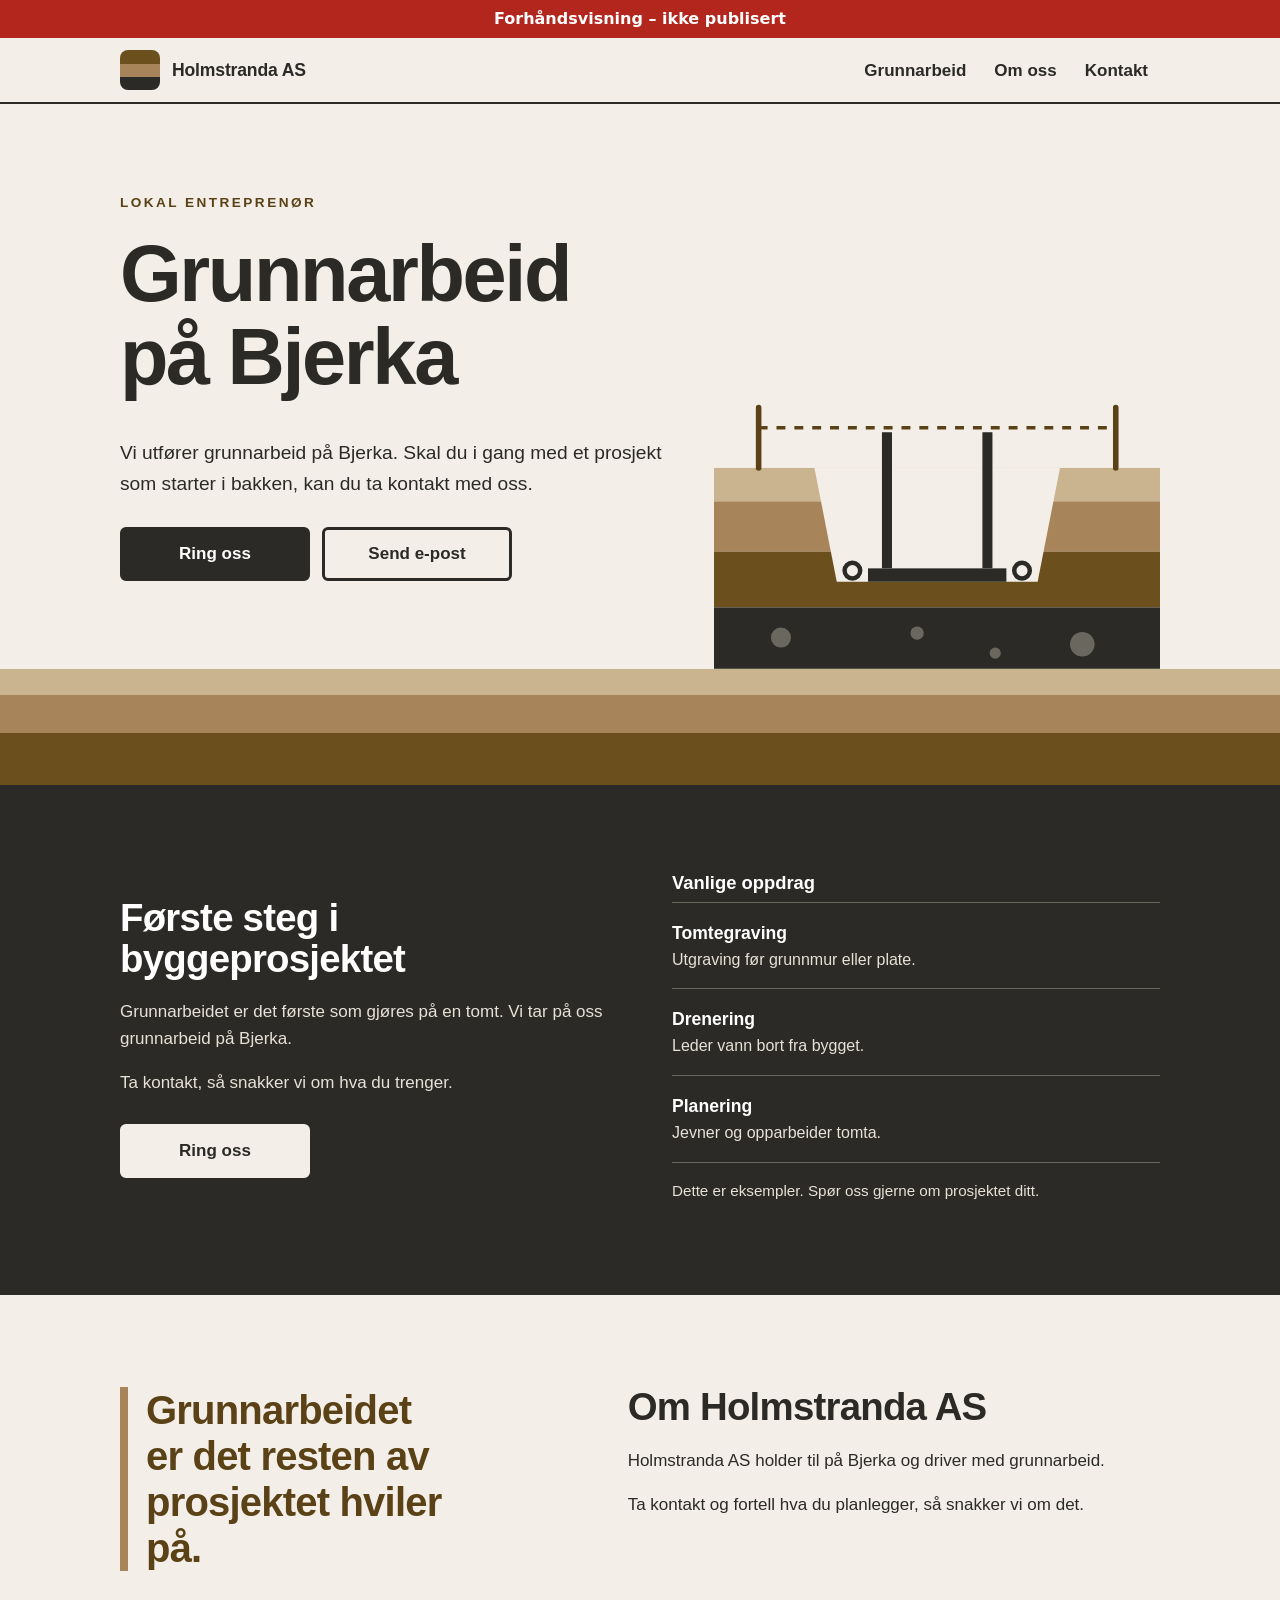
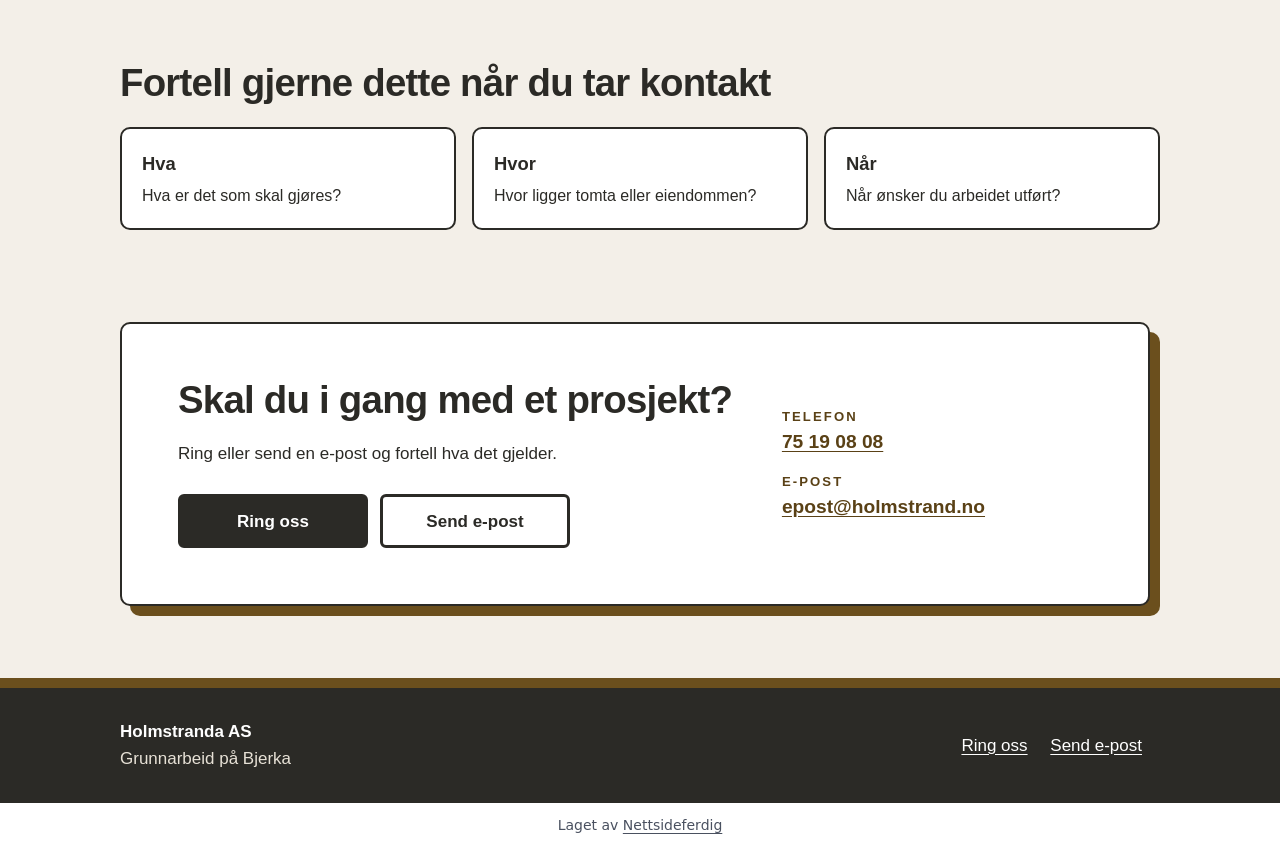
<file: index.html>
<!doctype html>
<html lang="nb">
<head>
<meta charset="utf-8">
<meta name="viewport" content="width=device-width, initial-scale=1">
<title>Grunnarbeid Bjerka | Holmstranda AS</title>
<meta name="description" content="Holmstranda AS utfører grunnarbeid på Bjerka. Ring eller send e-post og fortell hva du trenger hjelp til.">
<link rel="canonical" href="https://andersmathisen7-design.github.io/side-holmstranda-as-027d12e9/">
<meta property="og:type" content="website">
<meta property="og:locale" content="nb_NO">
<meta property="og:site_name" content="Holmstranda AS">
<meta property="og:title" content="Grunnarbeid Bjerka | Holmstranda AS">
<meta property="og:description" content="Holmstranda AS utfører grunnarbeid på Bjerka. Ring eller send e-post og fortell hva du trenger hjelp til.">
<meta property="og:url" content="https://andersmathisen7-design.github.io/side-holmstranda-as-027d12e9/">
<meta http-equiv="Content-Security-Policy" content="default-src 'none'; style-src 'self'; img-src 'self'; manifest-src 'self'; worker-src 'self'; script-src 'self'">
<link rel="stylesheet" href="./style.css">
<meta name="theme-color" content="#6b4f1d">
<link rel="manifest" href="./manifest.webmanifest">
<link rel="icon" href="./icon.svg" type="image/svg+xml">
<script src="./pwa.js" defer></script>
<meta name="robots" content="noindex,nofollow">
<script type="application/ld+json">{"@context":"https://schema.org","@type":"LocalBusiness","name":"Holmstranda AS","description":"Holmstranda AS utfører grunnarbeid på Bjerka. Ring eller send e-post og fortell hva du trenger hjelp til.","email":"epost@holmstrand.no","areaServed":"Bjerka","url":"https://andersmathisen7-design.github.io/side-holmstranda-as-027d12e9","telephone":"75 19 08 08"}</script>
</head>
<body>
<div class="forhandsstripe">Forhåndsvisning – ikke publisert</div>
<header class="topp"><div class="inn topp-rad"><a class="logo" href="./"><span class="merke" aria-hidden="true"></span> <span>Holmstranda AS</span></a><nav aria-label="Hovedmeny"><ul class="meny"><li><a href="./#grunnarbeid">Grunnarbeid</a></li><li><a href="./#om-oss">Om oss</a></li><li><a href="./#kontakt">Kontakt</a></li></ul></nav></div></header>
<main>
<section class="hero"><div class="inn hero-rute"><div class="hero-tekst"><span class="overlinje">Lokal entreprenør</span> <h1>Grunnarbeid på Bjerka</h1><p class="ingress">Vi utfører grunnarbeid på Bjerka. Skal du i gang med et prosjekt som starter i bakken, kan du ta kontakt med oss.</p><div class="knapper"><a class="knapp" href="tel:75190808">Ring oss</a> <a class="knapp knapp-ramme" href="mailto:epost@holmstrand.no">Send e-post</a></div></div><div class="snitt" aria-hidden="true"><svg viewBox="0 0 400 300"><rect class="j1" x="0" y="120" width="400" height="30"/><rect class="j2" x="0" y="150" width="400" height="45"/><rect class="j3" x="0" y="195" width="400" height="50"/><rect class="j4" x="0" y="245" width="400" height="55"/><polygon class="grop" points="90,120 310,120 290,222 110,222"/><rect class="saale" x="138" y="210" width="124" height="12"/><path class="mur" d="M155 210V88M245 210V88"/><circle class="ror" cx="124" cy="212" r="7"/><circle class="ror" cx="276" cy="212" r="7"/><circle class="stein" cx="60" cy="272" r="9"/><circle class="stein" cx="182" cy="268" r="6"/><circle class="stein" cx="330" cy="278" r="11"/><circle class="stein" cx="252" cy="286" r="5"/><path class="pael" d="M40 66V120M360 66V120"/><path class="snor" d="M40 84H360"/></svg></div></div><div class="snitt-liten" aria-hidden="true"><svg viewBox="0 0 400 150"><rect class="j1" x="-1200" y="60" width="2800" height="20"/><rect class="j2" x="-1200" y="80" width="2800" height="25"/><rect class="j3" x="-1200" y="105" width="2800" height="300"/><polygon class="grop" points="110,60 290,60 275,128 125,128"/><rect class="saale" x="150" y="118" width="100" height="10"/><path class="mur" d="M166 118V30M234 118V30"/><circle class="ror" cx="137" cy="120" r="6"/><circle class="ror" cx="263" cy="120" r="6"/><path class="pael" d="M48 22V60M352 22V60"/><path class="snor" d="M48 36H352"/></svg></div><div class="lag" aria-hidden="true"><span class="lag-a"></span><span class="lag-b"></span><span class="lag-c"></span></div></section><section class="mork" id="grunnarbeid"><div class="inn mork-rute"><div><h2>Første steg i byggeprosjektet</h2><p>Grunnarbeidet er det første som gjøres på en tomt. Vi tar på oss grunnarbeid på Bjerka.</p><p>Ta kontakt, så snakker vi om hva du trenger.</p><div class="knapper"><a class="knapp" href="tel:75190808">Ring oss</a></div></div><div><h3>Vanlige oppdrag</h3><ul class="tall-liste"><li>Tomtegraving <small>Utgraving før grunnmur eller plate.</small></li><li>Drenering <small>Leder vann bort fra bygget.</small></li><li>Planering <small>Jevner og opparbeider tomta.</small></li></ul><p class="merknad">Dette er eksempler. Spør oss gjerne om prosjektet ditt.</p></div></div></section><section class="del" id="om-oss"><div class="inn om-rute"><p class="stor-tekst">Grunnarbeidet er det resten av prosjektet hviler på.</p><div><h2>Om Holmstranda AS</h2><p>Holmstranda AS holder til på Bjerka og driver med grunnarbeid.</p><p>Ta kontakt og fortell hva du planlegger, så snakker vi om det.</p></div></div></section><section class="del del-tett" aria-labelledby="for-tittel"><div class="inn"><h2 id="for-tittel">Fortell gjerne dette når du tar kontakt</h2><ul class="tre"><li>Hva <small>Hva er det som skal gjøres?</small></li><li>Hvor <small>Hvor ligger tomta eller eiendommen?</small></li><li>Når <small>Når ønsker du arbeidet utført?</small></li></ul></div></section><section class="kontakt" id="kontakt"><div class="inn"><div class="kontakt-kort"><div><h2>Skal du i gang med et prosjekt?</h2><p>Ring eller send en e-post og fortell hva det gjelder.</p><div class="knapper"><a class="knapp" href="tel:75190808">Ring oss</a> <a class="knapp knapp-ramme" href="mailto:epost@holmstrand.no">Send e-post</a></div></div><dl class="kontakt-data"><div><dt>Telefon</dt><dd><a href="tel:75190808">75 19 08 08</a></dd></div><div><dt>E-post</dt><dd><a href="mailto:epost@holmstrand.no">epost@holmstrand.no</a></dd></div></dl></div></div></section>
</main>
<footer class="bunn"><div class="inn bunn-rad"><div><p class="bunn-navn">Holmstranda AS</p><p>Grunnarbeid på Bjerka</p></div><p><a href="tel:75190808">Ring oss</a> <a href="mailto:epost@holmstrand.no">Send e-post</a></p></div></footer>
<p class="nf-byra">Laget av <a href="https://nettsideferdig.no/">Nettsideferdig</a></p>
</body>
</html>
</file>
<file: style.css>
/* Fast fra Sidefabrikken: bestillingswidgeten. */
:root { --nf-farge: #6b4f1d; }
#nf-bestill [hidden] { display: none !important; }
#nf-bestill button { font: inherit; padding: 0.5rem 0.9rem; margin: 0.2rem; border: 1px solid var(--nf-farge); border-radius: 6px; background: #fff; color: var(--nf-farge); cursor: pointer; }
#nf-bestill button:disabled { opacity: 0.6; }
#nf-bestill .nf-knapp { background: var(--nf-farge); color: #fff; }
#nf-bestill .nf-tjeneste { display: block; width: 100%; text-align: left; }
#nf-bestill .nf-tjeneste small, #nf-bestill .nf-vare small { display: block; color: #555; }
#nf-bestill .nf-felt { display: block; margin: 0.5rem 0; }
#nf-bestill input, #nf-bestill select, #nf-bestill textarea { font: inherit; padding: 0.4rem; border: 1px solid #c5cad3; border-radius: 4px; display: block; width: 100%; max-width: 24rem; }
#nf-bestill input[type="checkbox"], #nf-bestill input[type="radio"] { display: inline-block; width: auto; margin: 0 0.4rem 0 0; vertical-align: middle; }
#nf-bestill .nf-rad { display: flex; flex-wrap: wrap; gap: 0.5rem; }
#nf-bestill .nf-vare { padding: 0.4rem 0; border-bottom: 1px solid #e3e6eb; }
#nf-bestill .nf-feil, #nf-bestill .nf-utsolgt { color: #b3261e; }
#nf-bestill .nf-test { background: #fff4e5; padding: 0.4rem 0.8rem; border-radius: 6px; }
#nf-bestill .nf-oppsummering { font-weight: 600; }
#nf-bestill .nf-faner { display: flex; flex-wrap: wrap; gap: 0.25rem; margin: 0.5rem 0 1rem; }
#nf-bestill .nf-fane.nf-valgt, #nf-bestill .nf-dag.nf-valgt { background: var(--nf-farge); color: #fff; }
#nf-bestill .nf-adresse { position: relative; max-width: 24rem; }
#nf-bestill .nf-forslag { position: absolute; top: 100%; left: 0; right: 0; z-index: 10; max-height: 15rem; overflow-y: auto; background: #fff; border: 1px solid #c5cad3; border-radius: 4px; box-shadow: 0 4px 12px rgba(0, 0, 0, 0.15); }
#nf-bestill .nf-forslag button { display: block; width: 100%; margin: 0; border: 0; border-radius: 0; padding: 0.5rem 0.75rem; text-align: left; color: inherit; }
#nf-bestill .nf-forslag button:hover, #nf-bestill .nf-forslag button:focus { background: #f4f7fb; }
#nf-bestill .nf-dager { display: flex; flex-wrap: wrap; gap: 0.25rem; margin: 0.5rem 0; }
#nf-bestill .nf-dag.nf-full { text-decoration: line-through; color: #777; border-color: #c5cad3; }
#nf-bestill .nf-tillegg { margin: 0.5rem 0; }
#nf-bestill .nf-sporsmal { margin: 0.8rem 0; }
#nf-bestill .nf-hjelp { display: block; font-size: 0.875rem; color: #666; margin: 0.15rem 0 0.25rem; }
#nf-bestill .nf-sum { font-weight: 700; font-size: 1.15rem; }
#nf-bestill .nf-ja-nei { display: flex; gap: 1.5rem; margin-top: 0.25rem; }
.prisliste table { border-collapse: collapse; width: 100%; max-width: 36rem; }
.prisliste th, .prisliste td { text-align: left; padding: 0.4rem 0.6rem 0.4rem 0; border-bottom: 1px solid #e3e6eb; vertical-align: top; }
.prisliste td:last-child, .prisliste th:last-child { text-align: right; white-space: nowrap; padding-right: 0; }
.prisliste small { color: #555; }
.prisliste .prisinfo { font-size: 0.875rem; color: #555; }

main > section.melding, main > section.bestill { box-sizing: border-box; max-width: 42rem; margin: 0 auto; padding: 2.5rem 1.25rem 3.5rem; }
.nf-skjema .nf-felt { display: block; margin: 0.75rem 0; }
.nf-skjema label, .nf-skjema legend { display: block; font-weight: 600; }
.nf-skjema fieldset { border: 0; padding: 0; margin: 0.75rem 0; min-width: 0; }
.nf-skjema fieldset label { font-weight: 400; }
.nf-skjema input, .nf-skjema textarea { font: inherit; padding: 0.5rem; border: 1px solid #c5cad3; border-radius: 4px; display: block; width: 100%; max-width: 32rem; }
.nf-skjema input[type="radio"] { display: inline-block; width: auto; margin: 0 0.4rem 0 0; vertical-align: middle; }
.nf-skjema input:focus, .nf-skjema textarea:focus { outline: 2px solid var(--nf-farge); outline-offset: 1px; }
.nf-skjema button { font: inherit; font-weight: 600; border: 0; cursor: pointer; padding: 0.85rem 1.5rem; border-radius: 6px; background: var(--nf-farge); color: #fff; min-height: 44px; }
.nf-skjema .nf-info { font-size: 0.875rem; color: #555; }

/* Designet */
*{box-sizing:border-box}body{margin:0;background:#f3efe8;color:#2b2a26;font-family:Helvetica,Arial,system-ui,sans-serif;font-size:17px;line-height:1.6}h1,h2,h3{margin:0 0 .5em;line-height:1.05;font-weight:800;color:#2b2a26}h1{font-size:2.7rem;letter-spacing:-.03em}h2{font-size:1.9rem;letter-spacing:-.02em}h3{font-size:1.15rem}p{margin:0 0 1em;max-width:58ch}a{color:#5a4116;text-underline-offset:3px}a:focus-visible{outline:3px solid #2b2a26;outline-offset:3px;border-radius:4px}.mork a:focus-visible,.bunn a:focus-visible{outline-color:#fff}.inn{max-width:1080px;margin:0 auto;padding:0 20px}.topp{background:#f3efe8;border-bottom:2px solid #2b2a26}.topp-rad{display:flex;flex-wrap:wrap;align-items:center;justify-content:space-between;gap:4px 20px;padding-top:10px;padding-bottom:10px}.logo{display:inline-flex;align-items:center;gap:12px;min-height:44px;color:#2b2a26;text-decoration:none;font-weight:800;font-size:1.1rem;letter-spacing:-.01em}.merke{display:block;width:40px;height:40px;border-radius:8px;background:linear-gradient(#6b4f1d 0,#6b4f1d 34%,#a8845a 34%,#a8845a 67%,#2b2a26 67%,#2b2a26 100%);flex:none}.meny{display:flex;flex-wrap:wrap;gap:2px 4px;list-style:none;margin:0;padding:0}.meny a{display:inline-flex;align-items:center;min-height:44px;padding:0 12px;color:#2b2a26;text-decoration:none;font-weight:700}.meny li:first-child a{padding-left:0}.meny a:hover{text-decoration:underline;text-decoration-thickness:3px}.knapp{display:inline-flex;align-items:center;justify-content:center;min-height:54px;padding:0 28px;border-radius:6px;background:#2b2a26;color:#fff;font-weight:800;text-decoration:none;border:3px solid #2b2a26}.knapp:hover{background:#6b4f1d;border-color:#6b4f1d}.knapp-ramme{background:transparent;color:#2b2a26}.knapp-ramme:hover{background:#2b2a26;border-color:#2b2a26;color:#fff}.knapper{display:flex;flex-wrap:wrap;gap:12px;margin-top:1.6em}.knapper .knapp{width:100%}.hero{padding:48px 0 0}.hero-rute{display:grid;gap:32px;align-items:end}.hero h1{max-width:11ch}.overlinje{display:block;margin-bottom:18px;font-weight:800;font-size:.85rem;letter-spacing:.18em;text-transform:uppercase;color:#5a4116}.ingress{font-size:1.2rem}.snitt{display:none}.snitt svg{display:block;width:100%;max-width:460px;height:auto;margin-left:auto}.snitt-liten{margin-top:36px}.snitt-liten svg{display:block;width:100%;height:150px}.j1{fill:#c9b48f}.j2{fill:#a8845a}.j3{fill:#6b4f1d}.j4{fill:#2b2a26}.grop{fill:#f3efe8}.mur{fill:none;stroke:#2b2a26;stroke-width:9}.saale{fill:#2b2a26}.stein{fill:#6a675f}.ror{fill:#f3efe8;stroke:#2b2a26;stroke-width:4}.snor{fill:none;stroke:#5a4116;stroke-width:3;stroke-dasharray:8 8}.pael{fill:none;stroke:#5a4116;stroke-width:5;stroke-linecap:round}.lag span{display:block}.lag-a{display:none;height:18px;background:#c9b48f}.lag-b{display:none;height:26px;background:#a8845a}.lag-c{height:28px;background:#6b4f1d}.mork{background:#2b2a26;color:#f3efe8;padding:56px 0 64px}.mork h2,.mork h3{color:#fff}.mork p{color:#e7e1d6}.mork-rute{display:grid;gap:36px}.mork .knapp{background:#f3efe8;color:#2b2a26;border-color:#f3efe8}.mork .knapp:hover{background:#c9b48f;border-color:#c9b48f}.tall-liste{list-style:none;margin:0;padding:0;border-top:1px solid #6a675f}.tall-liste li{padding:16px 0;border-bottom:1px solid #6a675f;font-weight:700;font-size:1.1rem;color:#fff}.tall-liste small{display:block;font-weight:400;font-size:1rem;color:#e7e1d6}.merknad{margin:16px 0 0;font-size:.95rem}.del{padding:64px 0}.del-tett{padding-top:0}.om-rute{display:grid;gap:28px;align-items:start}.om-rute h2{margin-top:0}.stor-tekst{font-size:1.7rem;line-height:1.2;font-weight:800;letter-spacing:-.02em;color:#5a4116;max-width:18ch;margin:0;padding-left:18px;border-left:8px solid #a8845a}.tre{list-style:none;margin:24px 0 0;padding:0;display:grid;gap:16px}.tre li{background:#fff;border:2px solid #2b2a26;border-radius:10px;padding:20px;font-weight:800;font-size:1.15rem}.tre small{display:block;margin-top:4px;font-weight:400;font-size:1rem}.kontakt{padding:0 0 72px}.kontakt-kort{background:#fff;border:2px solid #2b2a26;border-radius:10px;box-shadow:10px 10px 0 #6b4f1d;padding:36px 24px;display:grid;gap:28px;margin-right:10px}.kontakt-data{margin:0;display:grid;gap:14px;align-content:center}.kontakt-data dt{font-weight:800;font-size:.82rem;letter-spacing:.16em;text-transform:uppercase;color:#5a4116}.kontakt-data dd{margin:0;font-size:1.2rem;font-weight:800;overflow-wrap:anywhere}.bunn{background:#2b2a26;color:#e7e1d6;padding:30px 0;border-top:10px solid #6b4f1d}.bunn p{margin:0}.bunn a{color:#fff;display:inline-flex;align-items:center;min-height:44px;margin-right:18px}.bunn-rad{display:flex;flex-wrap:wrap;align-items:center;justify-content:space-between;gap:10px 40px}.bunn-navn{font-weight:800;color:#fff}section.melding{padding:56px 20px;max-width:720px;margin:0 auto}.nf-skjema .nf-felt{margin-bottom:16px}.nf-skjema label{display:block;font-weight:800;margin-bottom:6px}.nf-skjema input,.nf-skjema textarea{width:100%;padding:12px;border:2px solid #2b2a26;border-radius:6px;font:inherit;background:#fff}.nf-skjema button.knapp{cursor:pointer;font:inherit;font-weight:800}@media(min-width:480px){.knapper .knapp{width:auto;min-width:190px}}@media(min-width:780px){h1{font-size:clamp(3.2rem,6.2vw,5rem)}h2{font-size:2.4rem}.hero{padding-top:88px}.snitt-liten{margin-top:48px}.lag-c{height:36px}.mork{padding:88px 0 92px}.mork-rute{grid-template-columns:1fr 1fr;gap:64px;align-items:center}.om-rute{grid-template-columns:1fr 1.2fr;gap:64px;align-items:start}.stor-tekst{font-size:2.5rem;line-height:1.15;max-width:15ch}.del{padding:92px 0}.del-tett{padding-top:0}.tre{grid-template-columns:repeat(3,1fr)}.kontakt-kort{grid-template-columns:1.3fr .7fr;padding:56px}}@media(min-width:900px){.hero-rute{grid-template-columns:1.1fr .9fr;gap:48px}.hero-tekst{padding-bottom:88px}.snitt{display:block;align-self:end}.snitt-liten{display:none}.lag-a,.lag-b{display:block}.lag-a{height:26px}.lag-b{height:38px}.lag-c{height:52px}}

/* Fast fra Sidefabrikken */
.forhandsstripe { display: block !important; position: relative !important; z-index: 2147483647 !important; background: #b3261e !important; color: #fff !important; text-align: center !important; padding: 0.5rem 1rem !important; font: 600 1rem/1.4 system-ui, sans-serif !important; visibility: visible !important; opacity: 1 !important; max-height: none !important; height: auto !important; min-height: 0 !important; overflow: visible !important; margin: 0 !important; top: auto !important; left: auto !important; right: auto !important; bottom: auto !important; width: auto !important; transform: none !important; clip-path: none !important; filter: none !important; text-indent: 0 !important; font-size: 1rem !important; }
.nf-byra { display: block !important; position: static !important; inset: auto !important; z-index: auto !important; background: #fff !important; color: #4a5160 !important; text-align: center !important; padding: 0.75rem 1rem !important; margin: 0 !important; width: auto !important; max-width: none !important; height: auto !important; min-height: 0 !important; max-height: none !important; overflow: visible !important; visibility: visible !important; opacity: 1 !important; transform: none !important; clip-path: none !important; filter: none !important; font: 400 0.875rem/1.5 system-ui, sans-serif !important; letter-spacing: normal !important; text-indent: 0 !important; text-transform: none !important; }
.nf-byra a { display: inline !important; position: static !important; color: inherit !important; text-decoration: underline !important; font: inherit !important; visibility: visible !important; opacity: 1 !important; pointer-events: auto !important; }
.nf-felle { display: none !important; position: absolute !important; left: -10000px !important; width: 1px !important; height: 1px !important; overflow: hidden !important; }
</file>
